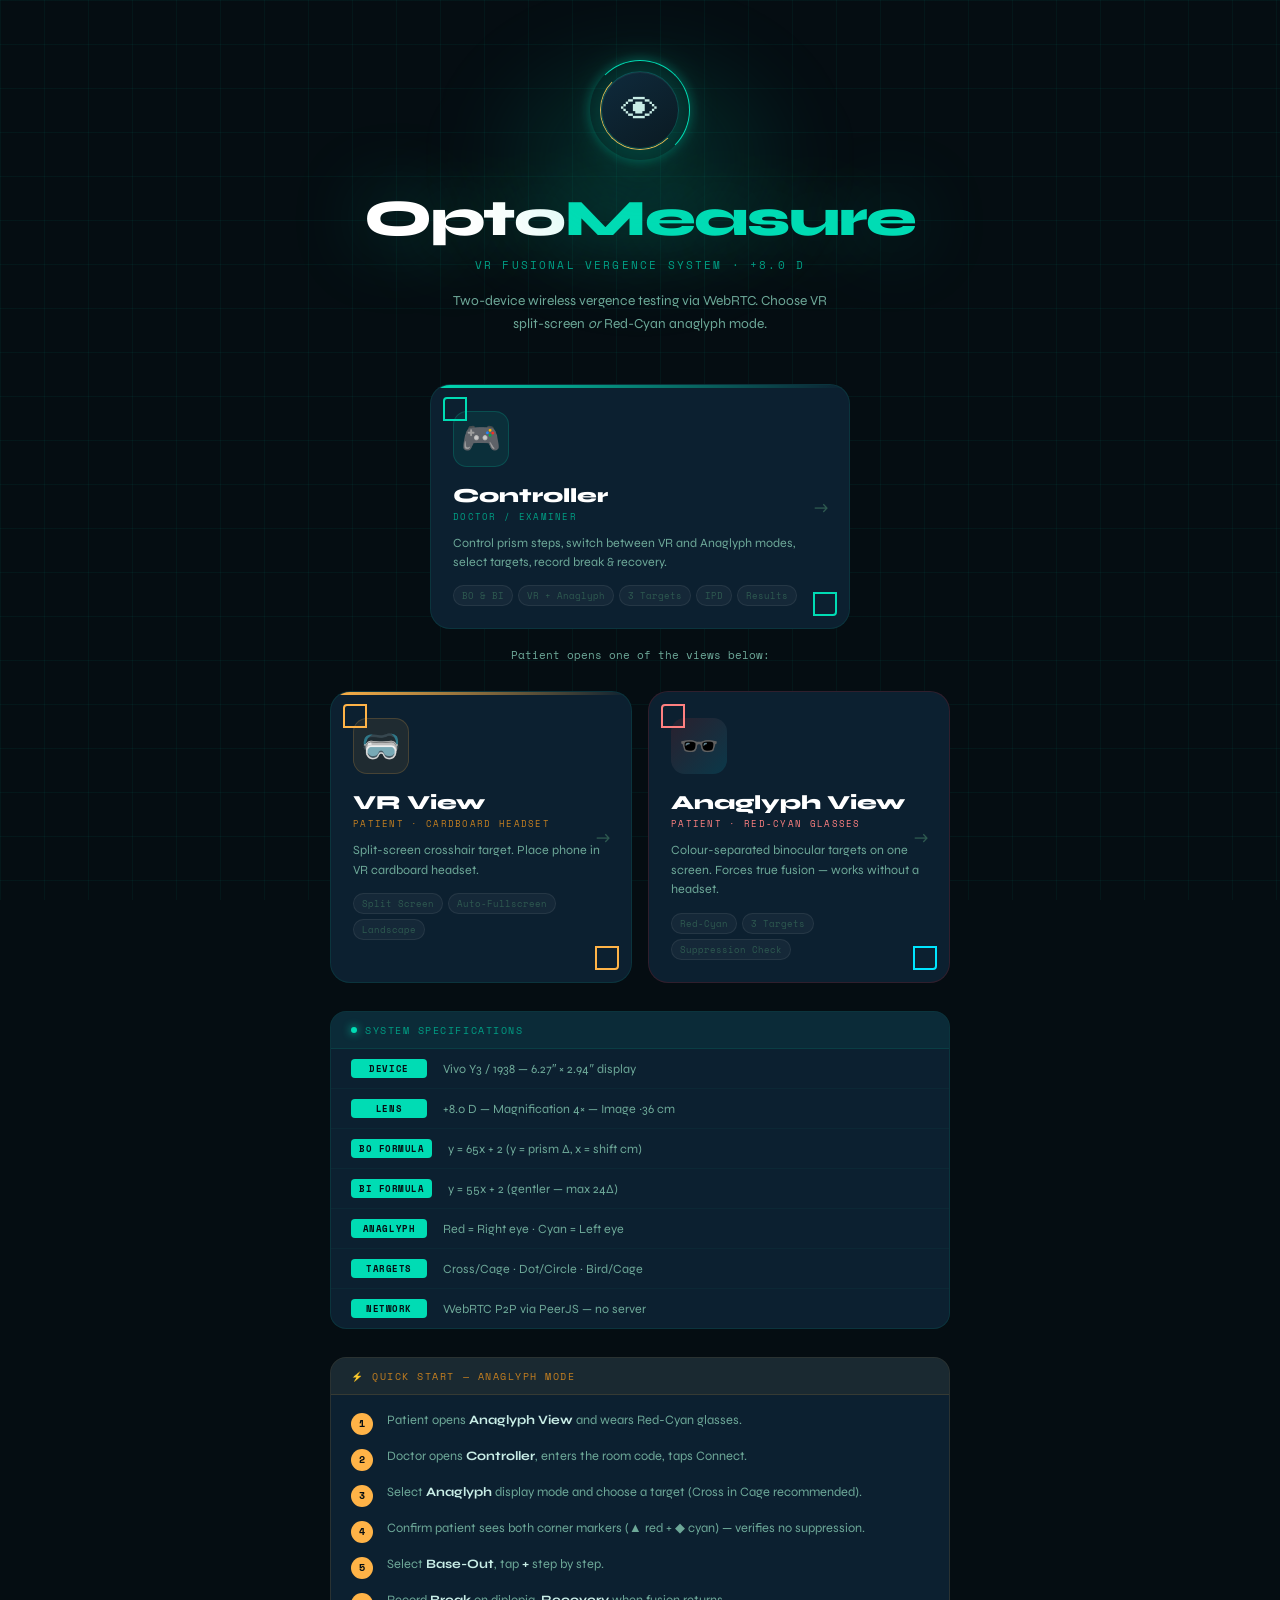
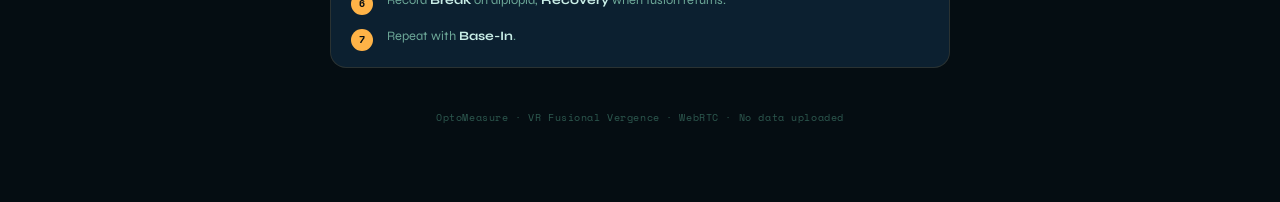
<file: index.html>
<!DOCTYPE html>
<html lang="en">
<head>
  <meta charset="UTF-8">
  <meta name="viewport" content="width=device-width, initial-scale=1.0, maximum-scale=1.0, user-scalable=no">
  <title>OptoMeasure</title>
  <link rel="stylesheet" href="styles.css">
</head>
<body>
  <div class="landing-container">

    <section class="hero">
      <div class="hero-glow"></div>
      <div class="hero-icon-wrap">
        <div class="ring ring-1"></div>
        <div class="ring ring-2"></div>
        <div class="hero-icon">👁</div>
      </div>
      <h1>Opto<span>Measure</span></h1>
      <p class="hero-sub">VR Fusional Vergence System · +8.0 D</p>
      <p class="hero-desc">
        Two-device wireless vergence testing via WebRTC.
        Choose VR split-screen <em>or</em> Red-Cyan anaglyph mode.
      </p>
    </section>

    <div class="role-cards" style="grid-template-columns:1fr;max-width:420px;margin:0 auto;">

      <a class="role-card controller-card" href="controller.html">
        <div class="corner-tl"></div><div class="corner-br"></div>
        <div class="card-icon">🎮</div>
        <h2>Controller</h2>
        <p class="card-role">Doctor / Examiner</p>
        <p class="card-desc">Control prism steps, switch between VR and Anaglyph modes, select targets, record break &amp; recovery.</p>
        <div class="card-features">
          <span>BO &amp; BI</span><span>VR + Anaglyph</span><span>3 Targets</span><span>IPD</span><span>Results</span>
        </div>
        <div class="card-arrow">→</div>
      </a>

    </div>

    <p style="text-align:center;font-family:var(--mono);font-size:.68rem;color:var(--text2);margin-top:-10px;">
      Patient opens one of the views below:
    </p>

    <div class="role-cards">

      <a class="role-card vr-card" href="vr.html">
        <div class="corner-tl"></div><div class="corner-br"></div>
        <div class="card-icon">🥽</div>
        <h2>VR View</h2>
        <p class="card-role">Patient · Cardboard Headset</p>
        <p class="card-desc">Split-screen crosshair target. Place phone in VR cardboard headset.</p>
        <div class="card-features">
          <span>Split Screen</span><span>Auto-Fullscreen</span><span>Landscape</span>
        </div>
        <div class="card-arrow">→</div>
      </a>

      <a class="role-card" href="anaglyph.html"
         style="border-color:rgba(255,32,32,.15);">
        <div class="corner-tl" style="border-color:#ff8080"></div>
        <div class="corner-br" style="border-color:#00e5ff"></div>
        <div class="card-icon"
             style="background:linear-gradient(135deg,rgba(255,32,32,.12),rgba(0,229,255,.12));border-color:rgba(255,100,100,.2);">
          🕶️
        </div>
        <h2>Anaglyph View</h2>
        <p class="card-role" style="color:#ff8080">Patient · Red-Cyan Glasses</p>
        <p class="card-desc">
          Colour-separated binocular targets on one screen.
          Forces true fusion — works without a headset.
        </p>
        <div class="card-features">
          <span>Red-Cyan</span><span>3 Targets</span><span>Suppression Check</span>
        </div>
        <div class="card-arrow">→</div>
      </a>

    </div>

    <div class="landing-info">
      <div class="info-header">System Specifications</div>
      <div class="info-row"><span class="info-tag">Device</span><span>Vivo Y3 / 1938 — 6.27″ × 2.94″ display</span></div>
      <div class="info-row"><span class="info-tag">Lens</span><span>+8.0 D — Magnification 4× — Image ~36 cm</span></div>
      <div class="info-row"><span class="info-tag">BO Formula</span><span>y = 65x + 2  (y = prism Δ, x = shift cm)</span></div>
      <div class="info-row"><span class="info-tag">BI Formula</span><span>y = 55x + 2  (gentler — max 24Δ)</span></div>
      <div class="info-row"><span class="info-tag">Anaglyph</span><span>Red = Right eye · Cyan = Left eye</span></div>
      <div class="info-row"><span class="info-tag">Targets</span><span>Cross/Cage · Dot/Circle · Bird/Cage</span></div>
      <div class="info-row"><span class="info-tag">Network</span><span>WebRTC P2P via PeerJS — no server</span></div>
    </div>

    <div class="quickstart">
      <div class="quickstart-header">⚡ Quick Start — Anaglyph Mode</div>
      <ol>
        <li><span>Patient opens <strong>Anaglyph View</strong> and wears Red-Cyan glasses.</span></li>
        <li><span>Doctor opens <strong>Controller</strong>, enters the room code, taps Connect.</span></li>
        <li><span>Select <strong>Anaglyph</strong> display mode and choose a target (Cross in Cage recommended).</span></li>
        <li><span>Confirm patient sees both corner markers (▲ red + ◆ cyan) — verifies no suppression.</span></li>
        <li><span>Select <strong>Base-Out</strong>, tap <strong>+</strong> step by step.</span></li>
        <li><span>Record <strong>Break</strong> on diplopia, <strong>Recovery</strong> when fusion returns.</span></li>
        <li><span>Repeat with <strong>Base-In</strong>.</span></li>
      </ol>
    </div>

    <footer class="landing-footer">
      OptoMeasure · VR Fusional Vergence · WebRTC · No data uploaded
    </footer>

  </div>
</body>
</html>
</file>
<file: styles.css>
/* OptoMeasure — Landing Page Styles  ·  Biopunk Edition */

@import url('https://fonts.googleapis.com/css2?family=Syne:wght@400;600;700;800&family=Space+Mono:ital,wght@0,400;0,700;1,400&display=swap');

/* ── TOKENS ──────────────────────────────────────────────────────────────── */
:root {
  --ink:        #050d12;
  --ink2:       #0a1a22;
  --panel:      #0c2030;
  --panel2:     #0f2a3c;
  --rim:        rgba(0,220,180,.10);
  --rim2:       rgba(0,220,180,.25);
  --teal:       #00dcb4;
  --teal-dim:   #009e84;
  --teal-glow:  rgba(0,220,180,.30);
  --amber:      #ffb347;
  --amber-dim:  #c47f20;
  --amber-glow: rgba(255,179,71,.30);
  --text:       #c8ede6;
  --text2:      #6da898;
  --text3:      #2e5a50;
  --mono:       'Space Mono', monospace;
  --display:    'Syne', sans-serif;
  --r:          16px;
  --r2:         20px;
}

*, *::before, *::after { box-sizing: border-box; margin: 0; padding: 0; }
html { font-size: 16px; -webkit-font-smoothing: antialiased; }

/* ── BODY & ANIMATED BACKGROUND ─────────────────────────────────────────── */
body {
  font-family: var(--display);
  background: var(--ink);
  color: var(--text);
  min-height: 100vh;
  overflow-x: hidden;
  position: relative;
}

/* Circuit grid */
body::before {
  content: '';
  position: fixed; inset: 0; z-index: 0;
  background-image:
    linear-gradient(rgba(0,220,180,.05) 1px, transparent 1px),
    linear-gradient(90deg, rgba(0,220,180,.05) 1px, transparent 1px);
  background-size: 44px 44px;
  animation: gridDrift 25s linear infinite;
  pointer-events: none;
}

/* Scan line */
body::after {
  content: '';
  position: fixed; left: 0; right: 0;
  height: 120px; z-index: 1;
  background: linear-gradient(180deg,
    transparent 0%,
    rgba(0,220,180,.04) 50%,
    transparent 100%);
  animation: sweep 8s ease-in-out infinite;
  pointer-events: none;
}

@keyframes gridDrift {
  0%   { background-position: 0 0; }
  100% { background-position: 44px 44px; }
}
@keyframes sweep {
  0%   { top: -120px; }
  100% { top: 100vh; }
}

/* ── LAYOUT ──────────────────────────────────────────────────────────────── */
.landing-container {
  position: relative; z-index: 2;
  max-width: 660px;
  margin: 0 auto;
  padding: 0 20px 64px;
  display: flex; flex-direction: column; gap: 28px;
}

/* ── HERO ────────────────────────────────────────────────────────────────── */
.hero {
  text-align: center;
  padding: 60px 0 20px;
  position: relative;
}

.hero-glow {
  position: absolute; top: 30px; left: 50%;
  transform: translateX(-50%);
  width: 340px; height: 260px;
  background: radial-gradient(ellipse,
    rgba(0,220,180,.18) 0%,
    rgba(0,220,180,.06) 50%,
    transparent 75%);
  filter: blur(35px);
  animation: breathe 5s ease-in-out infinite;
  pointer-events: none;
}

@keyframes breathe {
  0%,100% { opacity: .7; transform: translateX(-50%) scale(1); }
  50%      { opacity: 1;  transform: translateX(-50%) scale(1.1); }
}

/* Dual-ring icon */
.hero-icon-wrap {
  position: relative;
  display: inline-flex;
  align-items: center; justify-content: center;
  width: 100px; height: 100px;
  margin-bottom: 28px;
}

.ring {
  position: absolute; inset: 0;
  border-radius: 50%;
  border: 1.5px solid transparent;
}
.ring-1 {
  border-top-color: var(--teal);
  border-right-color: var(--teal);
  animation: spin 3.5s linear infinite;
  box-shadow: 0 0 12px rgba(0,220,180,.3);
}
.ring-2 {
  inset: 10px;
  border-bottom-color: var(--amber);
  border-left-color: var(--amber);
  animation: spin 2.5s linear infinite reverse;
}

@keyframes spin { to { transform: rotate(360deg); } }

.hero-icon {
  width: 78px; height: 78px;
  border-radius: 50%;
  background: linear-gradient(145deg, var(--panel2), var(--ink2));
  border: 1px solid var(--rim2);
  display: flex; align-items: center; justify-content: center;
  font-size: 38px;
  box-shadow: 0 0 40px var(--teal-glow), inset 0 1px 0 rgba(255,255,255,.05);
  z-index: 1;
}

.hero h1 {
  font-size: clamp(2.4rem, 7vw, 3.2rem);
  font-weight: 800;
  letter-spacing: -.025em;
  color: #fff;
  text-shadow: 0 0 80px rgba(0,220,180,.4);
  margin-bottom: 8px;
}
.hero h1 span { color: var(--teal); }

.hero-sub {
  font-family: var(--mono);
  font-size: .68rem;
  letter-spacing: .20em;
  text-transform: uppercase;
  color: var(--teal-dim);
  margin-bottom: 16px;
}

.hero-desc {
  font-size: .86rem;
  color: var(--text2);
  line-height: 1.7;
  max-width: 400px;
  margin: 0 auto;
}

/* ── ROLE CARDS ──────────────────────────────────────────────────────────── */
.role-cards {
  display: grid;
  grid-template-columns: 1fr 1fr;
  gap: 16px;
}
@media(max-width:500px) { .role-cards { grid-template-columns: 1fr; } }

.role-card {
  display: block; text-decoration: none; color: inherit;
  position: relative;
  background: var(--panel);
  border-radius: var(--r2);
  padding: 26px 22px 22px;
  overflow: hidden;
  border: 1px solid var(--rim);
  transition: transform .28s cubic-bezier(.22,1,.36,1),
              box-shadow .28s,
              border-color .28s;
}

/* Top stripe */
.role-card::before {
  content: '';
  position: absolute; top: 0; left: 0; right: 0;
  height: 3px;
}
.controller-card::before {
  background: linear-gradient(90deg, var(--teal), rgba(0,220,180,0));
}
.vr-card::before {
  background: linear-gradient(90deg, var(--amber), rgba(255,179,71,0));
}

/* Hover corner sweep */
.role-card .corner-tl,
.role-card .corner-br {
  position: absolute;
  width: 24px; height: 24px;
  border: 2px solid transparent;
  transition: width .35s, height .35s, border-color .35s;
}
.role-card .corner-tl { top: 12px; left: 12px; border-top-width: 2px; border-left-width: 2px; border-radius: 4px 0 0 0; }
.role-card .corner-br { bottom: 12px; right: 12px; border-bottom-width: 2px; border-right-width: 2px; border-radius: 0 0 4px 0; }
.controller-card .corner-tl,
.controller-card .corner-br { border-color: var(--teal); }
.vr-card .corner-tl,
.vr-card .corner-br { border-color: var(--amber); }

.role-card:hover .corner-tl,
.role-card:hover .corner-br { width: 50px; height: 50px; }

.role-card:hover {
  transform: translateY(-6px) scale(1.01);
  border-color: var(--rim2);
}
.controller-card:hover { box-shadow: 0 24px 60px rgba(0,220,180,.14); }
.vr-card:hover         { box-shadow: 0 24px 60px rgba(255,179,71,.14); }

.card-icon {
  font-size: 32px;
  width: 56px; height: 56px;
  display: flex; align-items: center; justify-content: center;
  border-radius: 14px;
  margin-bottom: 16px;
  transition: transform .25s;
}
.role-card:hover .card-icon { transform: scale(1.1); }

.controller-card .card-icon {
  background: rgba(0,220,180,.08);
  border: 1px solid rgba(0,220,180,.18);
}
.vr-card .card-icon {
  background: rgba(255,179,71,.08);
  border: 1px solid rgba(255,179,71,.18);
}

.role-card h2 {
  font-size: 1.25rem; font-weight: 800;
  color: #fff; margin-bottom: 2px;
}
.card-role {
  font-family: var(--mono);
  font-size: .58rem; letter-spacing: .14em;
  text-transform: uppercase; margin-bottom: 10px;
}
.controller-card .card-role { color: var(--teal-dim); }
.vr-card .card-role          { color: var(--amber-dim); }

.card-desc { font-size: .78rem; color: var(--text2); line-height: 1.55; margin-bottom: 14px; }

.card-features { display: flex; flex-wrap: wrap; gap: 5px; }
.card-features span {
  font-family: var(--mono);
  font-size: .56rem; padding: 3px 8px;
  border-radius: 20px;
  background: rgba(255,255,255,.04);
  border: 1px solid rgba(255,255,255,.07);
  color: var(--text3);
}

.card-arrow {
  position: absolute; top: 50%; right: 20px;
  transform: translateY(-50%);
  font-size: 1.1rem; color: var(--text3);
  transition: color .2s, transform .2s;
}
.role-card:hover .card-arrow { transform: translateY(-50%) translateX(5px); }
.controller-card:hover .card-arrow { color: var(--teal); }
.vr-card:hover .card-arrow         { color: var(--amber); }

/* ── SPEC PANEL ──────────────────────────────────────────────────────────── */
.landing-info {
  background: var(--panel);
  border: 1px solid var(--rim);
  border-radius: var(--r);
  overflow: hidden;
}

.info-header {
  padding: 11px 20px;
  background: rgba(0,220,180,.06);
  border-bottom: 1px solid var(--rim);
  font-family: var(--mono);
  font-size: .60rem; letter-spacing: .16em;
  text-transform: uppercase; color: var(--teal-dim);
  display: flex; align-items: center; gap: 8px;
}
.info-header::before {
  content: '';
  width: 6px; height: 6px; border-radius: 50%;
  background: var(--teal); box-shadow: 0 0 8px var(--teal);
  flex-shrink: 0;
  animation: blink 2.4s ease-in-out infinite;
}
@keyframes blink { 0%,100%{opacity:1} 50%{opacity:.2} }

.info-row {
  display: flex; align-items: center; gap: 16px;
  padding: 10px 20px;
  font-size: .78rem; color: var(--text2);
  border-bottom: 1px solid rgba(0,220,180,.04);
  transition: background .18s;
}
.info-row:last-child { border-bottom: none; }
.info-row:hover { background: rgba(0,220,180,.04); }

.info-tag {
  font-family: var(--mono);
  font-size: .56rem; font-weight: 700;
  text-transform: uppercase; letter-spacing: .06em;
  background: var(--teal); color: var(--ink);
  padding: 3px 8px; border-radius: 4px;
  min-width: 76px; text-align: center; flex-shrink: 0;
}

/* ── QUICKSTART ──────────────────────────────────────────────────────────── */
.quickstart {
  background: var(--panel);
  border: 1px solid rgba(255,179,71,.12);
  border-radius: var(--r);
  overflow: hidden;
}

.quickstart-header {
  padding: 11px 20px;
  background: rgba(255,179,71,.06);
  border-bottom: 1px solid rgba(255,179,71,.12);
  font-family: var(--mono);
  font-size: .60rem; letter-spacing: .16em;
  text-transform: uppercase; color: var(--amber-dim);
}

.quickstart ol {
  list-style: none;
  padding: 16px 20px;
  display: flex; flex-direction: column; gap: 12px;
  counter-reset: qs;
}
.quickstart li {
  display: flex; align-items: flex-start; gap: 14px;
  font-size: .80rem; color: var(--text2); line-height: 1.55;
  counter-increment: qs;
}
.quickstart li::before {
  content: counter(qs);
  font-family: var(--mono); font-size: .62rem; font-weight: 700;
  background: var(--amber); color: var(--ink);
  width: 22px; height: 22px; border-radius: 50%;
  display: flex; align-items: center; justify-content: center;
  flex-shrink: 0; margin-top: 2px;
}
.quickstart strong { color: var(--text); }

/* ── FOOTER ──────────────────────────────────────────────────────────────── */
.landing-footer {
  text-align: center;
  padding: 14px 0;
  font-family: var(--mono);
  font-size: .60rem;
  color: var(--text3);
  letter-spacing: .06em;
}
</file>
